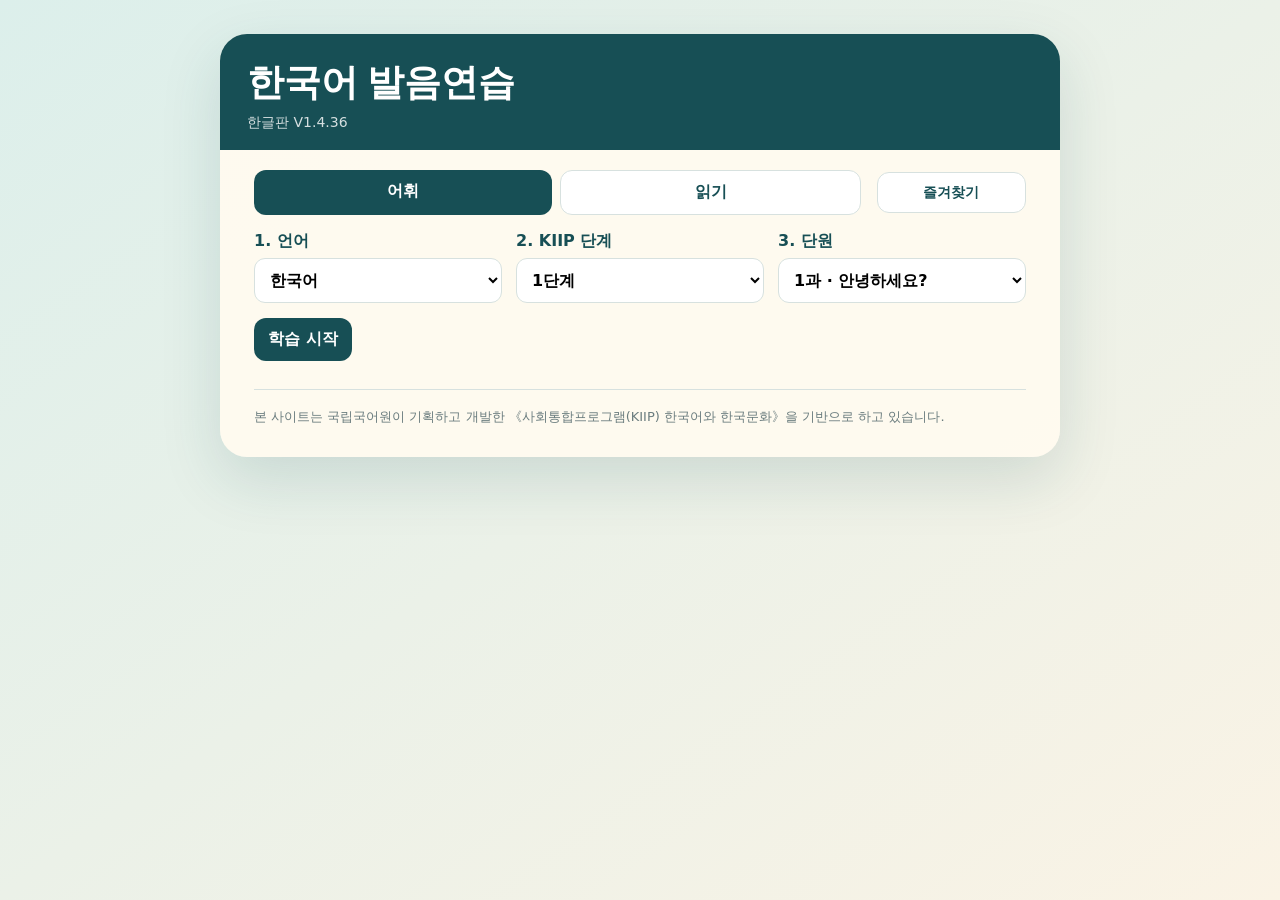
<file: index.html>
<!doctype html><html lang="ko"><head><meta charset="utf-8"><meta name="viewport" content="width=device-width,initial-scale=1"><title>한국어 발음연습</title><link rel="stylesheet" href="./static/style-unified.css?v=unified-20261014"><script src="./static/i18n-resources.js?v=unified-20261014"></script><script src="./static/i18n-ko.js?v=unified-20261014"></script><script src="./static/study-records.js?v=unified-20261014"></script></head>

<body><div class="app"><header><div class="header-row"><div><h1>한국어 발음연습</h1><div class="sub">한글판 V1.4.36</div></div>

</div></header>

<main><nav class="content-tabs"><a class="primary" href="./index.html">어휘</a><a class="plain" href="./reading.html">읽기</a><a class="plain" href="./favorites.html" data-secondary-tab="favorites">즐겨찾기</a></nav><div class="grid selector">

<label>1. 언어<select id="language"></select></label>

<label>2. KIIP 단계<select id="level"></select></label>

<label>3. 단원<select id="lesson"></select></label>

</div>

<section id="mixedLanguagePanel" class="notice" hidden>

<h2>혼합 복습에 포함할 나라·언어</h2>

<p class="help">선택한 언어의 번역어만 랜덤 출제합니다. 한 개 이상 선택하세요.</p>

<div class="actions"><button class="plain" type="button" id="selectAllLanguages">전체 선택</button><button class="plain" type="button" id="clearLanguages">전체 해제</button></div>

<div id="mixedLanguageChoices" class="voice-picks"></div>

<p id="mixedLanguageCount" class="help" role="status"></p>

</section>

<div class="actions"><button class="primary" id="start">학습 시작</button></div>



<footer class="source-notice">본 사이트는 국립국어원이 기획하고 개발한 《사회통합프로그램(KIIP) 한국어와 한국문화》을 기반으로 하고 있습니다.</footer></main></div>

<script src="./static/index-page.js?v=unified-20261014"></script>



</body></html>
</file>
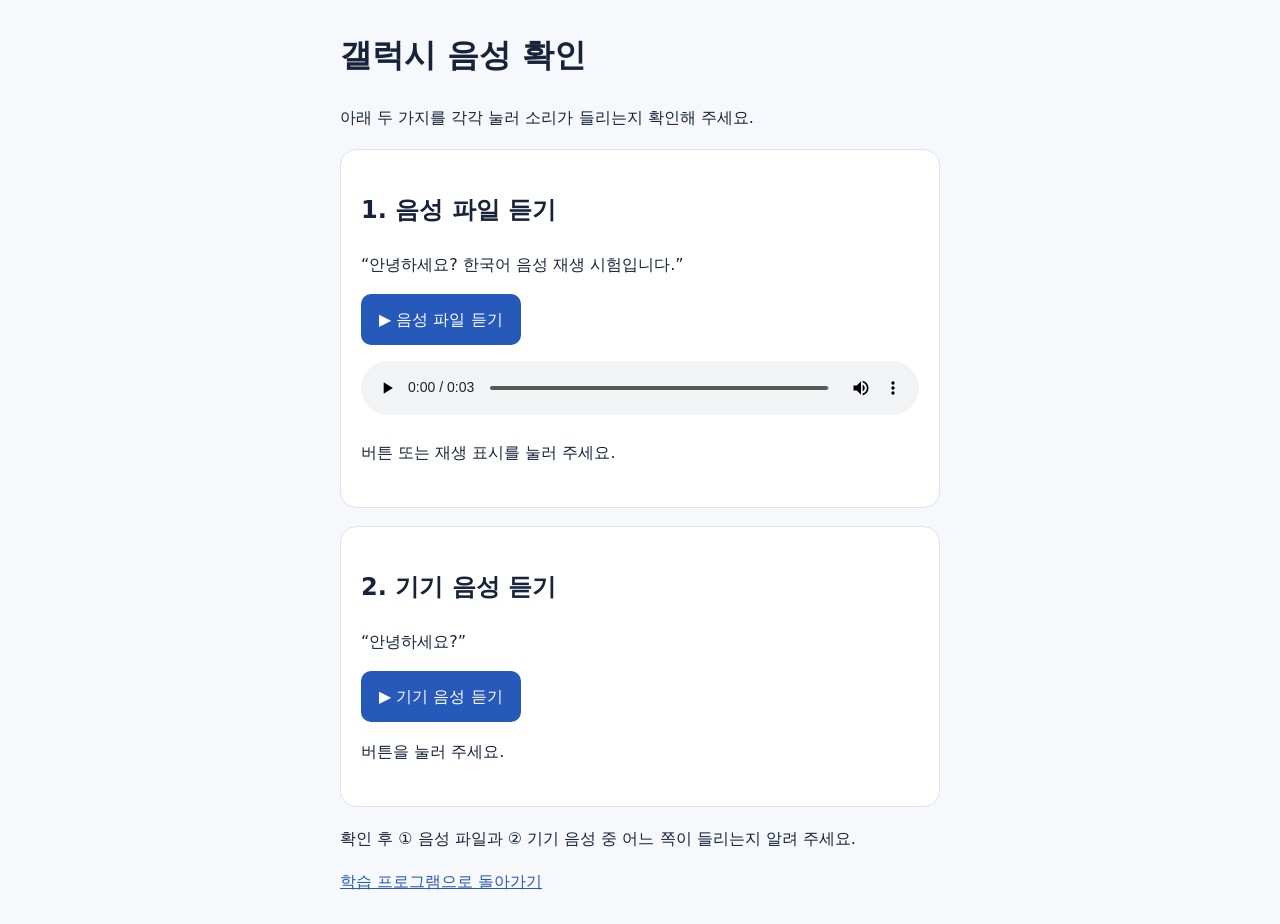
<file: audio-check.html>
<!doctype html><html lang="ko"><meta charset="utf-8"><meta name="viewport" content="width=device-width,initial-scale=1"><title>갤럭시 음성 확인</title><style>body{font-family:system-ui,sans-serif;max-width:600px;margin:28px auto;padding:0 20px;line-height:1.7;background:#f6f8fc;color:#17233a}section{background:white;border:1px solid #dde3ee;border-radius:16px;padding:20px;margin:18px 0}button{font:inherit;padding:12px 18px;border:0;border-radius:10px;background:#2659ba;color:white}audio{width:100%;margin-top:16px}p[role=status]{min-height:2em}a{color:#2659ba}</style><h1>갤럭시 음성 확인</h1><p>아래 두 가지를 각각 눌러 소리가 들리는지 확인해 주세요.</p><section><h2>1. 음성 파일 듣기</h2><p>“안녕하세요? 한국어 음성 재생 시험입니다.”</p><button id="mp3">▶ 음성 파일 듣기</button><audio id="audio" controls preload="metadata" src="[data-uri]"></audio><p role="status" id="mp3Status">버튼 또는 재생 표시를 눌러 주세요.</p></section><section><h2>2. 기기 음성 듣기</h2><p>“안녕하세요?”</p><button id="tts">▶ 기기 음성 듣기</button><p role="status" id="ttsStatus">버튼을 눌러 주세요.</p></section><p>확인 후 ① 음성 파일과 ② 기기 음성 중 어느 쪽이 들리는지 알려 주세요.</p><a href="./index.html">학습 프로그램으로 돌아가기</a><script>
const audio=document.getElementById('audio'),mp3Status=document.getElementById('mp3Status'),ttsStatus=document.getElementById('ttsStatus');let active=null,watch=null;
document.getElementById('mp3').onclick=()=>{mp3Status.textContent='재생 준비 중';audio.currentTime=0;audio.play().catch(e=>mp3Status.textContent='재생 실패: '+e.name)};
audio.onplaying=()=>mp3Status.textContent='음성 파일 재생 중';audio.onended=()=>mp3Status.textContent='음성 파일 재생 완료';audio.onerror=()=>mp3Status.textContent='파일 재생 오류: '+(audio.error?.code||'unknown');
document.getElementById('tts').onclick=()=>{if(!window.speechSynthesis){ttsStatus.textContent='기기 음성 기능 없음';return}if(active){ttsStatus.textContent='이전 시험이 진행 중입니다';return}const u=new SpeechSynthesisUtterance('안녕하세요?');active=u;u.lang='ko-KR';ttsStatus.textContent='기기 음성 준비 중';const finish=msg=>{if(active!==u)return;clearTimeout(watch);active=null;ttsStatus.textContent=msg};u.onstart=()=>{clearTimeout(watch);ttsStatus.textContent='기기 음성 재생 중'};u.onend=()=>finish('기기 음성 재생 완료');u.onerror=e=>finish('기기 음성 재생 실패: '+e.error);watch=setTimeout(()=>{finish('기기 음성이 8초 안에 시작되지 않았습니다');speechSynthesis.cancel()},8000);try{speechSynthesis.speak(u)}catch(e){finish('기기 음성 재생 실패: '+e.name)}};
</script></html>
</file>
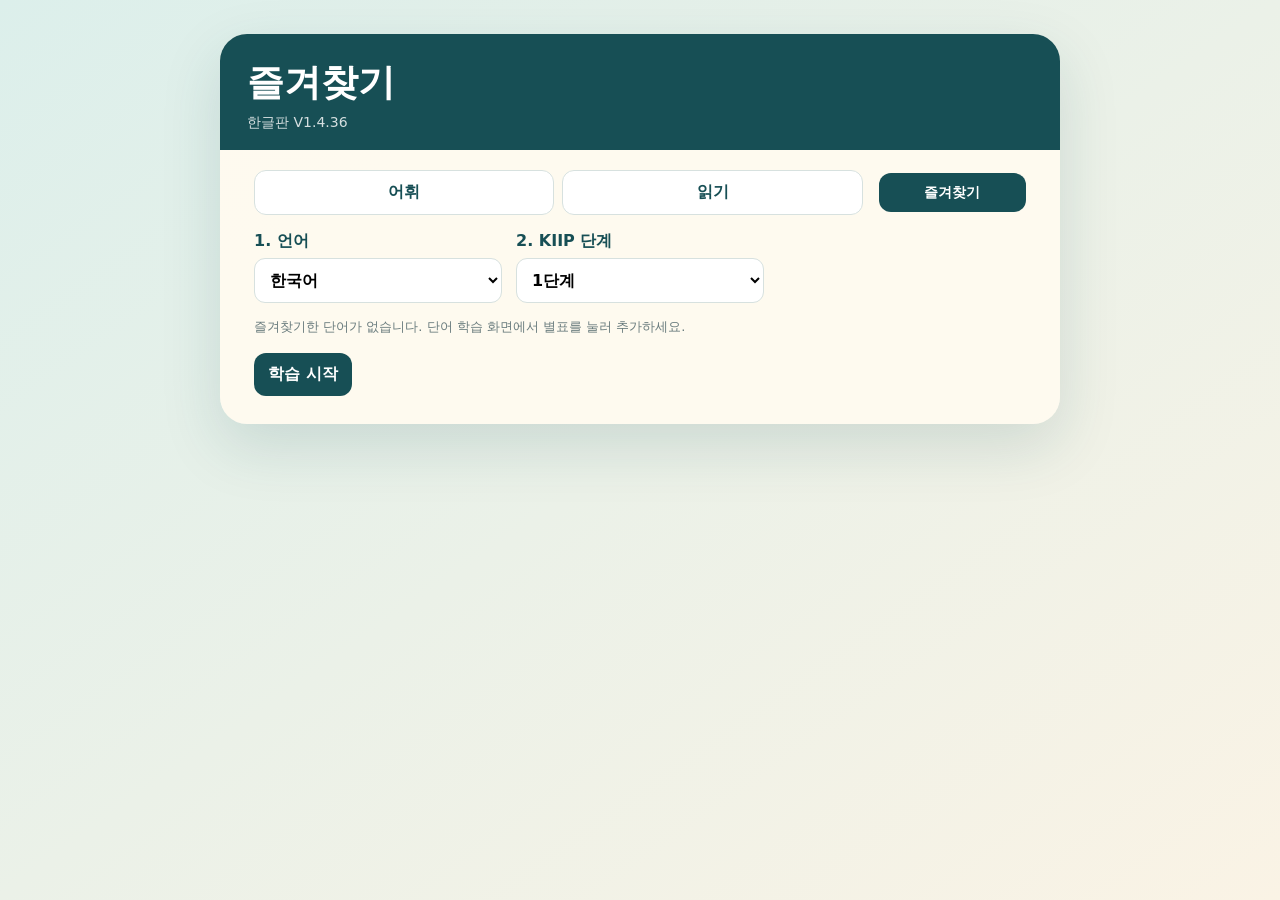
<file: favorites.html>
<!doctype html><html lang="ko"><head><meta charset="utf-8"><meta name="viewport" content="width=device-width,initial-scale=1"><title>즐겨찾기</title><link rel="stylesheet" href="./static/style-unified.css?v=unified-20261014"><script src="./static/i18n-resources.js?v=unified-20261014"></script><script src="./static/i18n-ko.js?v=unified-20261014"></script><script src="./static/study-records.js?v=unified-20261014"></script></head><body><div class="app"><header><h1>즐겨찾기</h1><div class="sub">한글판 V1.4.36</div></header><main><nav class="content-tabs"><a class="plain" href="./index.html">어휘</a><a class="plain" href="./reading.html">읽기</a><a class="primary" href="./favorites.html" data-secondary-tab="favorites">즐겨찾기</a></nav><div class="grid selector"><label>1. 언어<select id="language"></select></label><label>2. KIIP 단계<select id="level"></select></label></div><p class="help" id="favoriteSummary" role="status"></p><div class="actions"><button class="primary" id="start">학습 시작</button></div><div id="favoriteList"></div></main></div><script src="./static/favorites-page.js?v=unified-20261014"></script></body></html>
</file>
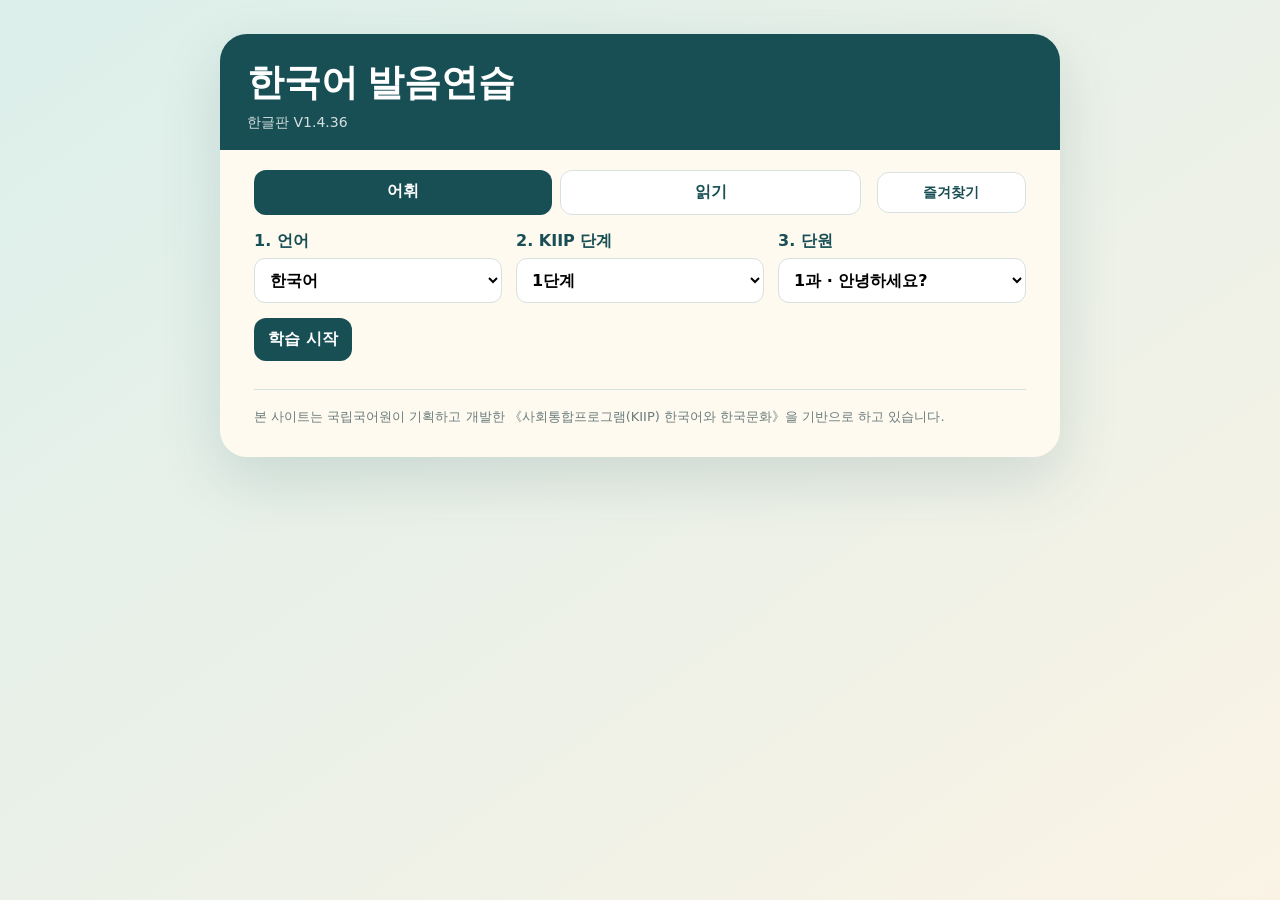
<file: practice.html>
<!doctype html><html lang="ko"><head><meta charset="utf-8"><meta name="viewport" content="width=device-width,initial-scale=1"><title>발음연습 · 한글판 V1.4.36</title><link rel="stylesheet" href="./static/style-unified.css?v=unified-20261014"><script src="./static/i18n-resources.js?v=unified-20261014"></script><script src="./static/i18n-ko.js?v=unified-20261014"></script><script src="./static/voice-preference.js?v=unified-20261014"></script><script src="./static/study-records.js?v=unified-20261014"></script></head>

<body class="practice-page"><div class="app"><header><div class="header-row"><div><h1 id="title">한국어 발음연습</h1><div class="sub" id="subtitle"></div></div><a class="plain home-link" href="./index.html" style="text-decoration:none">처음</a></div></header><main>

<div class="top"><div class="modes"><button id="forward" class="active"></button><button id="reverse"></button></div><div class="review-actions"><button class="plain" id="newReview" hidden>🎲 새 20개 뽑기</button><button class="plain" id="shuffle">순서 섞기</button></div></div>

<div class="progress-row"><span id="count"></span><span id="doneText"></span></div><div class="bar"><i id="bar"></i></div>

<button class="card" id="card"><span class="tag" id="tag"></span><span class="word-block"><span class="word" id="prompt" dir="auto"></span><span class="pronunciation" id="promptPronunciation" lang="ko" hidden></span></span><span class="answer-block"><span class="answer" id="answer" dir="auto"></span><span class="pronunciation" id="answerPronunciation" lang="ko" hidden></span></span><span class="hint">카드를 누르면 정답이 보입니다</span></button>

<div class="study-record-panel"><button class="plain" id="favoriteWord" type="button" aria-pressed="false"></button><span id="wordStudyCount" role="status"></span></div>
<div class="audio single-audio"><button id="koSpeak">🔊 한국어 3번 듣기</button><button class="plain" id="sentenceSpeak" type="button">🔊 문장 3번 듣기</button></div>
<p id="sentenceStudyCount" class="help" role="status" hidden></p><section class="example-panel" id="examplePanel" hidden><div class="example-label" id="exampleLabel">원문장</div><div class="example-ko" id="exampleKo"></div><div class="example-translation" id="exampleTranslation" dir="auto" hidden></div><p id="exampleTranslationNote" class="help" hidden></p></section>

<p id="revealCountdown" class="notice" hidden aria-label="정답 공개까지 남은 시간"></p>

<div class="study-dock"><div class="nav"><button id="prev">← 이전</button><button id="next">다음 →</button></div>

<div class="voice" id="voiceStatus"></div></div>

<p class="help" id="langNote"></p>

<details><summary>한국어 음성 설정</summary><p class="help">이 기기에 설치된 한국어 TTS를 사용합니다. 소리가 안 나오면 기기 기본 한국어 음성 (자동)을 선택해 주세요.</p><label>한국어<select id="koVoice"></select></label><div class="actions"><button class="plain" id="reloadVoices">음성 목록 다시 확인</button><button class="plain" id="stopAudio">■ 재생 중지</button></div><p class="help">음성 목록이 늦게 표시되더라도 듣기를 눌러 볼 수 있습니다. 갤럭시: 설정에서 텍스트 음성 변환을 검색하고 한국어 테스트 음성을 재생해 보세요.</p></details>



</main></div><script src="./static/practice-unified.js?v=unified-20261014"></script></body></html>
</file>
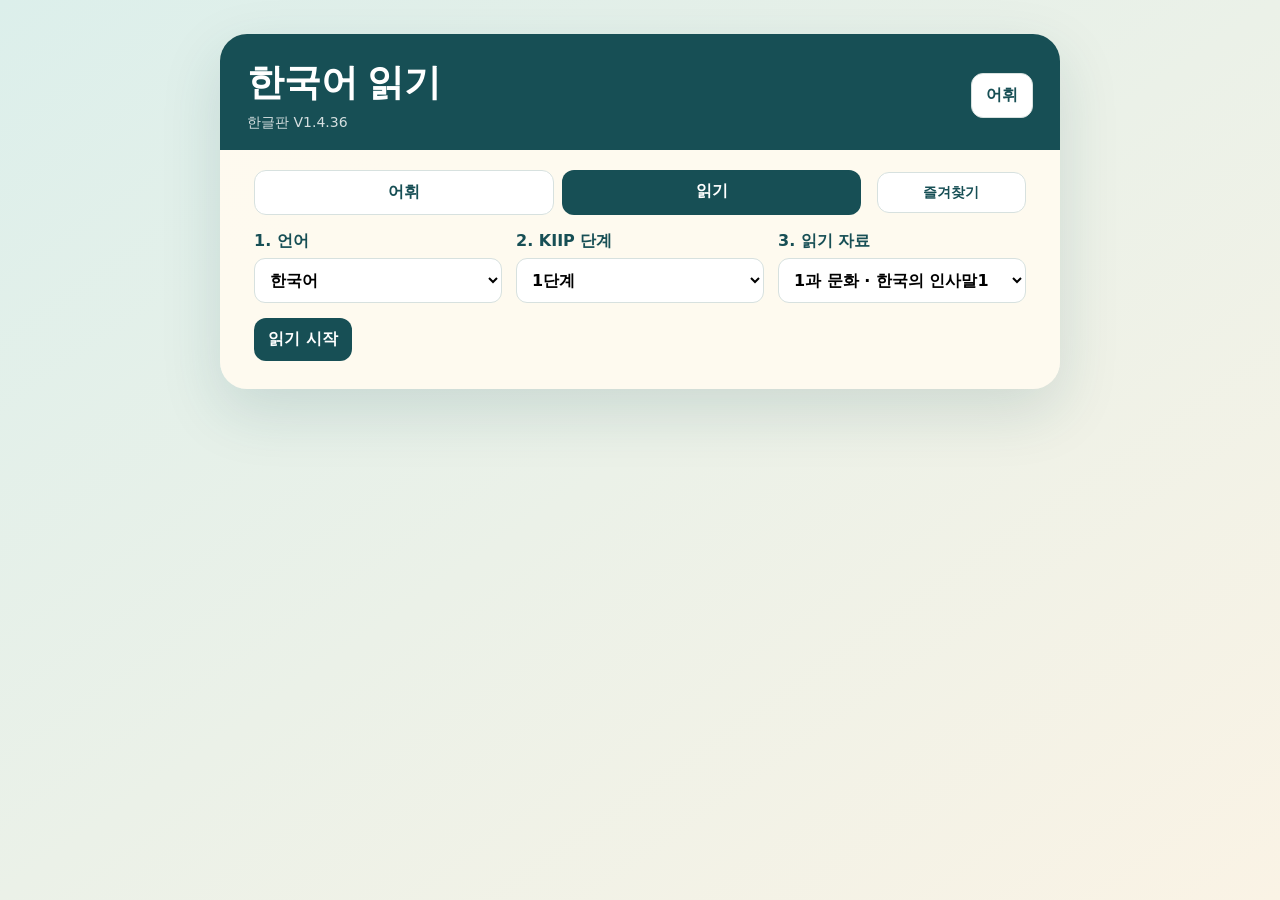
<file: reading-view.html>
<!doctype html><html lang="ko"><head><meta charset="utf-8"><meta name="viewport" content="width=device-width,initial-scale=1"><title>읽기 · 한국어 발음연습</title><link rel="stylesheet" href="./static/style-unified.css?v=unified-20261014"><script src="./static/i18n-resources.js?v=unified-20261014"></script><script src="./static/i18n-ko.js?v=unified-20261014"></script><script src="./static/voice-preference.js?v=unified-20261014"></script><script src="./static/study-records.js?v=unified-20261014"></script></head>

<body class="reading-page"><div class="app"><header><div class="header-row"><div><h1 id="title">한국어 읽기</h1><div class="sub" id="subtitle"></div><div class="sub edition-badge">한글판 V1.4.36</div></div><a class="plain home-link" href="./index.html" style="text-decoration:none">처음</a></div></header><main>

<div id="loadStatus"></div>

<section class="card reading-overview" style="align-items:stretch;justify-content:flex-start"><span class="tag" id="kind"></span><h2 id="readingTitle"></h2><div class="reading-full" id="fullText" hidden></div><div class="actions"><button class="plain" id="toggleFull" aria-expanded="false">전체 글 보기</button><button class="primary" id="fullSpeak">🔊 전체 1번 듣기</button><button class="plain" id="stopAudio">■ 재생 중지</button></div><p class="voice" id="voiceStatus"></p></section>

<section class="reading-body" id="sentences"></section>

<div class="reading-navigation"><div id="sentenceCount" class="small" aria-live="polite"></div><div class="nav"><button id="readingPrev">← 이전 문장</button><button id="readingNext">다음 문장 →</button></div></div><details><summary>한국어 음성 설정</summary><p class="help">현재 기기의 한국어 음성을 사용합니다. 속도는 0.80입니다.</p><label>한국어<select id="koVoice"></select></label><button class="plain" id="reloadVoices">음성 목록 다시 확인</button></details>

</main></div><script src="./static/reading-unified.js?v=unified-20261014"></script></body></html>
</file>
<file: static/style-unified.css>
:root{--ink:#18353a;--muted:#6a7c7e;--deep:#174f55;--mint:#dcefed;--cream:#fffaf0;--gold:#dfa943;--red:#a24d42;--line:#d7e1df}
*{box-sizing:border-box}body{margin:0;min-height:100vh;padding:clamp(12px,4vw,34px);background:linear-gradient(145deg,#dcefeb,#faf3e5);color:var(--ink);font-family:system-ui,-apple-system,"Noto Sans KR","Noto Sans Thai","Noto Sans Devanagari","Noto Sans Khmer","Noto Naskh Arabic",sans-serif}
.app{width:min(840px,100%);margin:auto;background:rgba(255,250,240,.97);border-radius:27px;box-shadow:0 22px 60px #174f5525;overflow:hidden}
header{padding:24px 27px 18px;background:var(--deep);color:white}.header-row{display:flex;gap:10px;align-items:center;justify-content:space-between;flex-wrap:wrap}
h1{margin:0;font-family:Georgia,"Noto Serif KR",serif;font-size:clamp(25px,5vw,37px)}.sub{margin-top:6px;opacity:.82;font-size:14px}
main{padding:20px clamp(15px,5vw,34px) 28px}button,select,input,textarea{font:inherit}
button{cursor:pointer}.plain,.primary{border-radius:12px;padding:11px 14px;font-weight:800}.plain{border:1px solid var(--line);background:white;color:var(--deep)}.primary{border:0;background:var(--deep);color:white}
.grid{display:grid;gap:14px}.selector{grid-template-columns:repeat(3,1fr)}label{font-weight:800;color:var(--deep)}select,input,textarea{width:100%;padding:11px;border:1px solid var(--line);border-radius:11px;background:white;margin-top:6px}
textarea{min-height:160px;resize:vertical}.actions{display:flex;gap:9px;flex-wrap:wrap;margin-top:15px}
.card{position:relative;width:100%;min-height:310px;margin:20px 0 15px;padding:42px 22px;border:1px solid #e7e4da;border-radius:24px;background:white;box-shadow:0 10px 34px #174f5518;display:flex;flex-direction:column;align-items:center;justify-content:center;color:var(--ink)}
.tag{position:absolute;top:18px;left:20px;font-size:11px;letter-spacing:.08em;color:var(--muted)}.word{font-family:Georgia,"Noto Serif KR","Noto Sans Thai","Noto Sans Devanagari","Noto Sans Khmer","Noto Naskh Arabic",serif;font-size:clamp(30px,7vw,48px);line-height:1.5;text-align:center;overflow-wrap:anywhere}
.answer{display:none;width:min(600px,94%);margin-top:26px;padding-top:22px;border-top:1px solid var(--line);font-size:clamp(23px,5vw,32px);line-height:1.55;text-align:center;color:var(--deep);overflow-wrap:anywhere}.card.revealed .answer{display:block}.hint{position:absolute;bottom:18px;color:#8a9895;font-size:13px}.card.revealed .hint{display:none}
.top{display:grid;grid-template-columns:1fr auto;gap:10px}.modes{display:flex;padding:4px;border-radius:14px;background:#e8f0ee}.modes button{flex:1;border:0;padding:10px 7px;border-radius:10px;background:transparent;color:var(--muted);font-weight:800}.modes button.active{background:white;color:var(--deep);box-shadow:0 2px 9px #174f551c}
.progress-row{display:flex;justify-content:space-between;margin:16px 2px 7px;color:var(--muted);font-size:13px}.bar{height:7px;border-radius:99px;background:#e3eae8;overflow:hidden}.bar i{display:block;width:0;height:100%;background:linear-gradient(90deg,var(--gold),#70aa9d);transition:.25s}
.judge,.nav,.audio{display:grid;grid-template-columns:1fr 1fr;gap:9px;margin-top:9px}.judge button,.nav button,.audio button{border-radius:13px;padding:12px;font-weight:800}.again{border:0;background:#f4ded9;color:var(--red)}.know{border:0;background:var(--mint);color:var(--deep)}.nav button,.audio button{border:1px solid var(--line);background:white;color:var(--deep)}
.voice,.help,.small{color:var(--muted);font-size:13px;line-height:1.7}.stats{display:flex;gap:16px;margin-top:17px;color:var(--muted);font-size:13px}.stats b{color:var(--deep)}
details{margin-top:16px;padding-top:14px;border-top:1px solid var(--line)}summary{cursor:pointer;color:var(--muted);font-weight:800}
.table-wrap{overflow:auto;margin-top:16px}table{width:100%;border-collapse:collapse;background:white}th,td{border:1px solid var(--line);padding:8px;vertical-align:top}th{background:#eef6f4;text-align:left}td input{margin:0;min-width:150px}
.notice{padding:12px 14px;background:#eef6f4;border-radius:12px;margin:12px 0}.error{background:#f8e7e3;color:#8a3e36}.ok{background:#e2f1ea;color:#245c49}
:lang(ur),:lang(ar){font-family:Arial,"Noto Naskh Arabic",sans-serif;line-height:1.9}:lang(km){font-family:"Noto Sans Khmer","Khmer OS",sans-serif;line-height:1.8}
@media(max-width:650px){.selector{grid-template-columns:1fr}.top{grid-template-columns:1fr}.judge,.nav,.audio{grid-template-columns:1fr}.card{min-height:285px}.header-row{align-items:flex-start}}

.voice-picks{display:grid;grid-template-columns:repeat(2,1fr);gap:8px;margin-top:12px}.voice-check{display:flex;align-items:center;gap:8px;padding:9px 11px;border:1px solid var(--line);border-radius:11px;background:white}.voice-check input{width:auto;margin:0}@media(max-width:650px){.voice-picks{grid-template-columns:1fr}}

.single-audio{grid-template-columns:1fr}.single-audio button{width:100%}

.review-actions{display:flex;gap:8px;flex-wrap:wrap;justify-content:flex-end}

.login-box{max-width:520px;margin:20px auto}
.login-box input{width:100%;box-sizing:border-box;margin-top:8px}
.login-box pre{white-space:pre-wrap;word-break:break-all;background:#f6f6f6;padding:12px;border-radius:10px}
.header-actions{display:flex;gap:8px;align-items:center;flex-wrap:wrap}
.header-actions form{margin:0}

.feedback-list{display:grid;gap:12px;margin-top:12px}
.feedback-item{border:1px solid #ddd;border-radius:12px;padding:14px;background:#fff}
.feedback-top{display:flex;justify-content:space-between;gap:12px;align-items:center}
.status-badge{font-size:.85rem;border:1px solid #bbb;border-radius:999px;padding:3px 9px}
.grid2{display:grid;grid-template-columns:1fr 1fr;gap:12px}
@media (max-width:700px){.grid2{grid-template-columns:1fr}}


.admin-tabs{
  display:flex;
  gap:8px;
  flex-wrap:wrap;
  position:sticky;
  top:0;
  z-index:20;
  padding:10px 0;
  background:var(--bg,#fff);
  border-bottom:1px solid #ddd;
}
.admin-tab{
  border:1px solid #cfcfcf;
  background:#fff;
  border-radius:999px;
  padding:9px 14px;
  cursor:pointer;
  font-weight:700;
}
.admin-tab.active{
  background:#222;
  color:#fff;
  border-color:#222;
}
.admin-tab-note{
  margin:8px 0 14px;
  font-size:.92rem;
  opacity:.72;
}
.admin-panel{display:none}
.admin-panel.active{display:block}
@media (max-width:700px){
  .admin-tabs{
    flex-wrap:nowrap;
    overflow-x:auto;
    padding-bottom:8px;
  }
  .admin-tab{
    flex:0 0 auto;
    white-space:nowrap;
  }
}

.admin-tabs a.admin-tab{text-decoration:none;display:inline-block}

.backup-download{display:inline-block}

/* Keep the wide editor inside the card so overflow belongs to this region. */
.admin-page main,.admin-page .card{min-width:0}
.admin-page .translation-table-wrap{
  display:block;
  width:100%;
  max-width:100%;
  min-width:0;
  flex:0 0 auto;
  align-self:stretch;
  overflow-x:auto;
  overflow-y:auto;
  max-height:65vh;
  -webkit-overflow-scrolling:touch;
}
.admin-page .translation-table-wrap table{
  width:100%;
  min-width:var(--translation-table-min-width,180px);
  table-layout:fixed;
}
.admin-page .translation-table-wrap th,.admin-page .translation-table-wrap td{min-width:180px;overflow-wrap:anywhere}
.admin-page .translation-table-wrap td input{width:100%;min-width:0}
.admin-page .translation-table-wrap:focus-visible{outline:2px solid var(--deep);outline-offset:3px}
.modes[hidden]{display:none}


.reading-admin-card{align-items:stretch}.reading-cell{min-width:160px;min-height:86px;margin:0;resize:vertical}.content-tabs{display:flex;gap:8px;margin-bottom:16px}.content-tabs a{flex:1;text-align:center;text-decoration:none}.reading-body{display:grid;gap:16px}.reading-sentence{padding:18px;border:1px solid var(--line);border-radius:16px;background:#fff}.reading-sentence .ko{font-size:1.2rem;line-height:1.65;font-weight:750}.reading-sentence .translation{font-size:.92rem;line-height:1.6;color:var(--muted);margin:8px 0}.reading-sentence button{width:100%}.reading-full{white-space:pre-line;font-size:1.15rem;line-height:1.9}.reading-controls{display:grid;grid-template-columns:1fr 1fr;gap:8px}@media(max-width:650px){.reading-controls{grid-template-columns:1fr}}

.example-panel{margin:0 0 12px;padding:14px 16px;border:1px solid #e7d88f;border-radius:17px;background:#fffdf3;box-shadow:0 6px 18px #174f5510}
.example-label{font-size:12px;font-weight:900;color:#7c681e;letter-spacing:.04em}.example-ko{margin-top:7px;font-size:clamp(17px,3.5vw,22px);font-weight:750;line-height:1.55}.example-ko mark{padding:1px 3px;border-radius:4px;background:#ffe56c;color:inherit}.example-translation{margin-top:7px;color:var(--muted);font-size:14px}.example-bottom{display:flex;align-items:center;justify-content:space-between;gap:10px;margin-top:9px;color:var(--muted);font-size:11px}.example-bottom button{flex:0 0 auto;padding:8px 11px}
@media(max-width:650px){
 body.practice-page{height:100dvh;min-height:0;padding:0;overflow:hidden;background:var(--cream)}
 .practice-page .app{height:100dvh;width:100%;border-radius:0;display:flex;flex-direction:column;box-shadow:none}
 .practice-page header{flex:0 0 auto;padding:8px 12px}.practice-page h1{font-size:19px}.practice-page .sub{font-size:10px;margin-top:2px}.practice-page header .plain{padding:7px 9px;font-size:12px}
 .practice-page main{flex:1;min-height:0;display:flex;flex-direction:column;padding:7px 10px 8px;overflow:hidden}
 .practice-page .content-tabs,.practice-page .review-actions,.practice-page #langNote,.practice-page details,.practice-page .stats,.practice-page main>section.card{display:none}
 .practice-page .top{display:block;flex:0 0 auto}.practice-page .modes button{padding:6px 4px;font-size:11px}
 .practice-page .progress-row{margin:5px 2px 3px;font-size:10px}.practice-page .bar{height:4px}
 .practice-page #card{flex:1 1 34%;min-height:0;margin:7px 0;padding:27px 10px 20px;border-radius:16px}
 .practice-page .tag{top:8px;left:10px}.practice-page .word{font-size:clamp(23px,8vw,36px);line-height:1.25}.practice-page .answer{margin-top:10px;padding-top:9px;font-size:clamp(18px,5vw,25px);line-height:1.3}.practice-page .hint{bottom:7px;font-size:10px}
 .practice-page .example-panel{flex:0 1 auto;max-height:28%;overflow:auto;margin:0 0 6px;padding:8px 10px;border-radius:13px}.practice-page .example-label{font-size:9px}.practice-page .example-ko{font-size:15px;line-height:1.35;margin-top:3px}.practice-page .example-ko.long{font-size:13px}.practice-page .example-translation{font-size:11px}.practice-page .example-bottom{margin-top:4px;font-size:8px}.practice-page .example-bottom button{padding:6px 7px;font-size:10px}
 .practice-page #revealCountdown{position:absolute;right:10px;top:86px;padding:5px 8px;margin:0;font-size:10px}.practice-page .judge,.practice-page .nav,.practice-page .audio{flex:0 0 auto;display:grid;grid-template-columns:1fr 1fr;gap:5px;margin-top:4px}.practice-page .audio{grid-template-columns:1fr}.practice-page .judge button,.practice-page .nav button,.practice-page .audio button{padding:8px 5px;font-size:11px}.practice-page .voice{flex:0 0 auto;min-height:14px;font-size:9px;line-height:1.2;text-align:center;margin-top:2px}
}


/* Phone study: keep navigation in place; only long content scrolls within its panel. */

[hidden]{display:none!important}

@media(max-width:650px){

 .practice-page #card{overflow:auto;overscroll-behavior:contain;justify-content:flex-start;padding-top:28px}

 .practice-page #card .word{margin:auto 0 0}.practice-page #card .answer{flex-shrink:0}.practice-page #card .hint{position:static;margin-top:auto;padding-top:5px;flex-shrink:0}

 .practice-page main{padding-bottom:max(8px,env(safe-area-inset-bottom))}

 .practice-page .example-panel{flex:0 0 28%;min-height:0}

 .practice-page .nav button,.reading-page .nav button{min-height:44px;font-size:14px}

 body.reading-page{height:100dvh;min-height:0;padding:0;overflow:hidden;background:var(--cream)}

 .reading-page .app{height:100dvh;width:100%;border-radius:0;display:flex;flex-direction:column;box-shadow:none}

 .reading-page header{flex:none;padding:8px 12px}.reading-page h1{font-size:19px}.reading-page .sub{font-size:11px}.reading-page header .plain{font-size:12px;padding:7px}

 .reading-page main{flex:1;min-height:0;display:flex;flex-direction:column;overflow:hidden;padding:8px 10px max(8px,env(safe-area-inset-bottom))}

 .reading-page .content-tabs{margin-bottom:5px}.reading-page .content-tabs a{padding:6px;font-size:12px}

 .reading-page .reading-overview{flex:none;min-height:0;margin:4px 0 8px;padding:10px;border-radius:14px;box-shadow:none}

 .reading-page .reading-overview .tag{position:static}.reading-page #readingTitle{font-size:16px;margin:3px 0}

 .reading-page .reading-overview .actions{margin-top:5px;gap:5px}.reading-page .actions button{padding:8px;font-size:11px;min-height:36px}

 .reading-page .voice{margin:4px 0 0;font-size:10px;line-height:1.3}

 .reading-page .reading-overview:has(#fullText:not([hidden])){flex:1;min-height:0}

 .reading-page .reading-full{flex:1;min-height:0;overflow:auto;overscroll-behavior:contain;font-size:18px;line-height:1.6}

 .reading-page .reading-body{flex:1;min-height:0;display:flex;overflow:hidden}

 .reading-page .reading-sentence{flex:1;min-height:0;overflow:auto;overscroll-behavior:contain;padding:14px;display:flex;flex-direction:column}

 .reading-page .reading-sentence .ko{font-size:21px}.reading-page .reading-sentence .translation{font-size:16px}.reading-page .reading-sentence button{margin-top:auto;flex-shrink:0;min-height:44px}

 .reading-page .reading-navigation{flex:none;padding-top:6px}.reading-page .nav{grid-template-columns:1fr 1fr}

 .reading-page details{flex:none;margin-top:5px;padding-top:5px;font-size:11px}

 .reading-page details[open]{position:absolute;bottom:0;left:0;right:0;z-index:25;padding:12px;background:var(--cream);max-height:50dvh;overflow:auto;box-shadow:0 -5px 20px #174f5525}

}

/* Compact study screen: keep examples and controls in the viewport. */
.practice-page .single-audio{grid-template-columns:1fr 1fr}
@media(max-width:650px){
 .practice-page header{padding:8px 12px}
 .practice-page .header-row{flex-wrap:nowrap;align-items:center}
 .practice-page h1{font-size:18px}
 .practice-page .sub{font-size:10px;line-height:1.3}
 .practice-page header .plain{white-space:nowrap;flex:none}
 .practice-page main{display:grid;grid-template-rows:auto auto 4px minmax(100px,.8fr) minmax(130px,1.2fr) auto;gap:5px;position:relative;overflow:hidden;padding:6px 10px max(6px,env(safe-area-inset-bottom))}
 .practice-page .top,.practice-page .progress-row{margin:0}
 .practice-page .bar{height:4px}
 .practice-page #card{height:auto;min-height:0;min-width:0;margin:0;padding:23px 12px 15px;display:grid;grid-template-rows:minmax(0,1fr) minmax(0,1fr);overflow:hidden;justify-content:stretch}
 .practice-page #card .word{display:flex;align-items:center;justify-content:center;width:100%;min-height:0;margin:0;font-size:clamp(23px,7vw,34px);line-height:1.25}
 .practice-page #card .answer{display:flex;align-items:center;justify-content:center;visibility:hidden;width:100%;min-height:0;margin:0;padding:6px 0 0;font-size:clamp(18px,5vw,25px);line-height:1.3}
 .practice-page #card.revealed .answer{visibility:visible}
 .practice-page #card .hint{position:absolute;left:8px;right:8px;bottom:7px;font-size:10px;text-align:center}
 .practice-page #card.revealed .hint{display:none}
 .practice-page .example-panel{height:auto;min-height:0;max-height:none;min-width:0;margin:0;padding:9px 11px;overflow:auto;overscroll-behavior:contain}
 .practice-page .example-label{font-size:11px;line-height:1.2}
 .practice-page .example-ko,.practice-page .example-ko.long{font-size:16px;line-height:1.45;margin-top:5px}
 .practice-page .example-translation{font-size:13px;line-height:1.45;margin-top:6px}
 .practice-page #exampleTranslationNote{margin:4px 0 0;font-size:10px}
 .practice-page .study-dock{position:static;height:auto;padding:0;min-width:0;background:var(--cream)}
 .practice-page .nav,.practice-page .audio{margin:0;display:grid;grid-template-columns:1fr 1fr;gap:6px}
 .practice-page .audio{margin-top:5px}
 .practice-page .nav button,.practice-page .audio button{min-height:42px;padding:7px 4px;font-size:13px}
 .practice-page .voice{height:14px;min-height:14px;margin-top:3px;font-size:9px;line-height:14px;overflow:hidden}
}
@media(max-width:650px) and (max-height:600px){
 .practice-page header{padding:5px 10px}
 .practice-page main{gap:3px;grid-template-rows:auto auto 3px minmax(80px,.7fr) minmax(100px,1.3fr) auto}
 .practice-page .example-ko,.practice-page .example-ko.long{font-size:14px;line-height:1.35}
 .practice-page .example-translation{font-size:12px;line-height:1.35}
}

@media(max-width:650px){
 .practice-page main.long-example{grid-template-rows:auto auto 4px minmax(90px,.35fr) minmax(140px,1.65fr) auto}
 .practice-page main:has(#examplePanel[hidden]){grid-template-rows:auto auto 4px minmax(0,1fr) auto}
}
@media(max-width:650px) and (max-height:600px){
 .practice-page main.long-example .example-ko,.practice-page main.long-example .example-translation{line-height:1.3}
}

/* Listening controls sit between the word card and its example. */
.practice-page main>.single-audio{margin:0 0 8px}
@media(max-width:650px){
 .practice-page main{grid-template-rows:auto auto 4px minmax(100px,.8fr) auto minmax(130px,1.2fr) auto}
 .practice-page main.long-example{grid-template-rows:auto auto 4px minmax(90px,.35fr) auto minmax(140px,1.65fr) auto}
 .practice-page main:has(#examplePanel[hidden]){grid-template-rows:auto auto 4px minmax(0,1fr) auto auto}
 .practice-page main>.single-audio{margin:0}
}
@media(max-width:650px) and (max-height:600px){
 .practice-page main{grid-template-rows:auto auto 3px minmax(80px,.7fr) auto minmax(100px,1.3fr) auto}
 .practice-page main.long-example{grid-template-rows:auto auto 3px minmax(90px,.35fr) auto minmax(140px,1.65fr) auto}
}

/* Pronunciation appears below Korean only when the card is revealed. */
.word-block,.answer-block{display:flex;flex-direction:column;align-items:center;justify-content:center;min-width:0;min-height:0;width:100%}
.answer-block{display:none;width:min(600px,94%);margin-top:22px;padding-top:18px;border-top:1px solid var(--line)}
.card.revealed .answer-block{display:flex}
.answer-block .answer{display:block;width:100%;border:0;margin:0;padding:0}
.pronunciation{flex:none;margin-top:5px;font-family:system-ui,-apple-system,"Noto Sans KR",sans-serif;font-size:15px;line-height:1.35;font-weight:500;color:var(--muted);text-align:center;overflow-wrap:anywhere}
.pronunciation[hidden]{display:none}
.card:not(.revealed) .pronunciation{visibility:hidden}
.pronunciation mark{padding:0 2px;border-radius:3px;background:#d4f2dc;color:#176b38;font-weight:750}
@media(max-width:650px){
 .practice-page .answer-block{display:flex;visibility:hidden;width:100%;height:100%;margin:0;padding:6px 0 0}
 .practice-page .card.revealed .answer-block{visibility:visible}
 .practice-page .word-block{height:100%}
 .practice-page #card .word,.practice-page #card .answer{flex:0 1 auto}
 .practice-page .pronunciation{font-size:13px;margin-top:3px;line-height:1.25}
}

/* Whole-reading playback: shared by every translation language. */
.reading-full-sentence{box-decoration-break:clone;-webkit-box-decoration-break:clone}
.reading-full-sentence.reading-active,.reading-sentence .ko.reading-active{background:#ffe680;color:#222;border-radius:4px;box-decoration-break:clone;-webkit-box-decoration-break:clone}
.reading-active mark{background:#ffd34d;color:inherit;text-decoration:underline;text-decoration-thickness:2px;text-underline-offset:3px}
/* Direction applies to controls; Korean learning material keeps its reading order. */
html[dir=rtl] .selector,html[dir=rtl] .help,html[dir=rtl] .notice,html[dir=rtl] header,html[dir=rtl] details{text-align:start}
html[dir=rtl] .actions,html[dir=rtl] .content-tabs,html[dir=rtl] .nav{direction:rtl}
.ko,#exampleKo,.pronunciation,.reading-full{direction:ltr;text-align:left;unicode-bidi:isolate}
#prompt:lang(ko),#answer:lang(ko){direction:ltr;unicode-bidi:isolate}
.ui-language{display:flex;align-items:center;gap:.6rem;margin-top:.5rem;font-size:14px}
.ui-language select{width:auto;max-width:100%}
html[dir=rtl] .bar{direction:ltr}

.study-record-panel{display:flex;align-items:center;justify-content:space-between;gap:10px;flex-wrap:wrap;margin:8px 0;font-size:14px}.study-record-panel button{font-size:14px;padding:8px 12px}#sentenceStudyCount{margin:6px 0}.favorite-ko{padding:12px 16px;border-bottom:1px solid var(--line);font-size:22px}.reading-study-count{margin:6px 0}
/* Explicit study rows keep counters from taking the reserved example/card space. */
@media(max-width:650px){
 .practice-page main,.practice-page main.long-example{grid-template-rows:auto auto 4px minmax(100px,.8fr) auto auto auto minmax(130px,1.2fr) auto}
 .practice-page main>.top{grid-row:1}.practice-page main>.progress-row{grid-row:2}.practice-page main>.bar{grid-row:3}.practice-page main>#card{grid-row:4}
 .practice-page main>.study-record-panel{grid-row:5;margin:0;font-size:12px}.practice-page .study-record-panel button{padding:6px 8px;font-size:12px}
 .practice-page main>.single-audio{grid-row:6}.practice-page main>#sentenceStudyCount{grid-row:7;margin:0;font-size:11px}
 .practice-page main>#examplePanel{grid-row:8}.practice-page main>.study-dock{grid-row:9}
 .practice-page main:has(#examplePanel[hidden]){grid-template-rows:auto auto 4px minmax(100px,1fr) auto auto 0 0 auto}
}
@media(max-width:650px) and (max-height:600px){
 .practice-page main,.practice-page main.long-example{grid-template-rows:auto auto 3px minmax(80px,.8fr) auto auto auto minmax(90px,1.2fr) auto;overflow-y:auto}
}

/* Favorites is a secondary destination, with half the main tab width. */
.content-tabs a{flex:1 1 0;min-width:0;overflow-wrap:anywhere}
.content-tabs a[data-secondary-tab="favorites"]{flex:.5 1 0;margin-inline-start:8px;font-size:.88em;align-self:center;padding:10px 6px}

.source-notice{margin-top:28px;padding-top:16px;border-top:1px solid var(--line);font-size:13px;line-height:1.75;color:var(--muted);text-align:start;overflow-wrap:anywhere}
</file>
